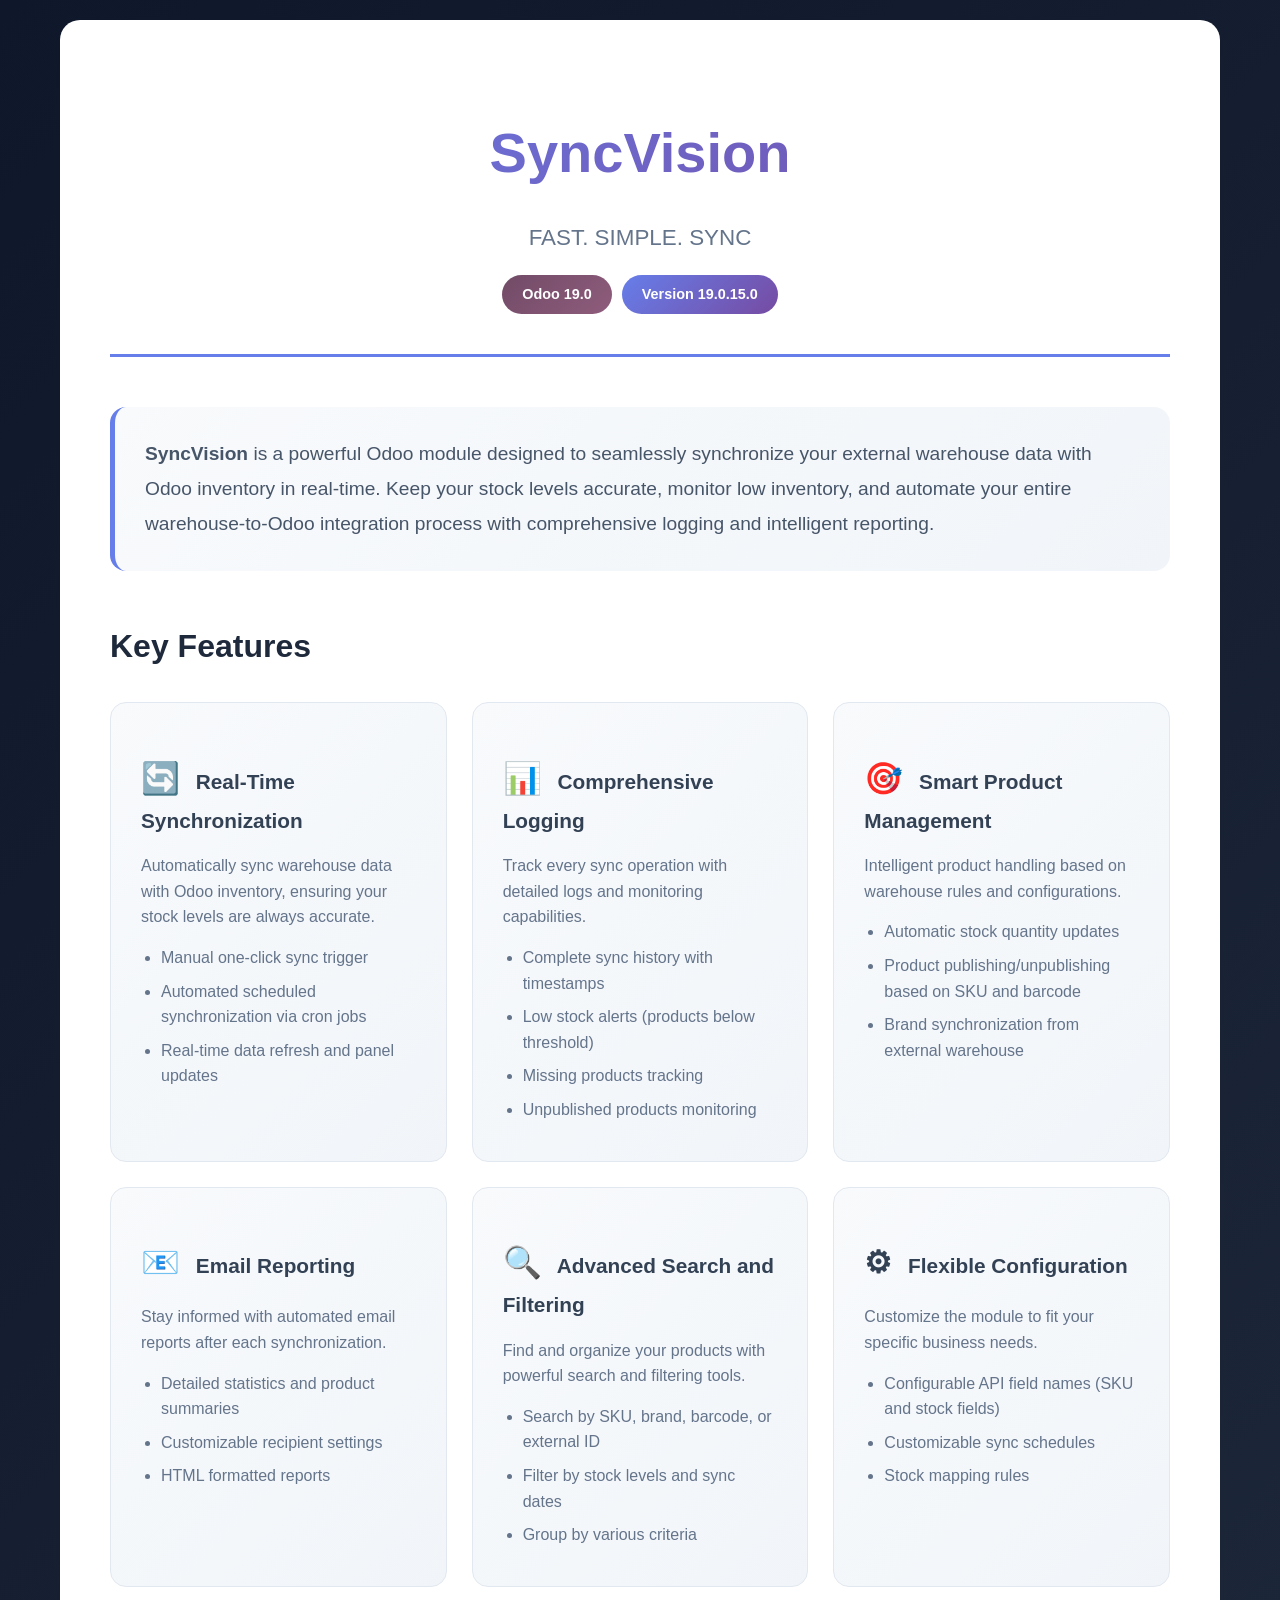
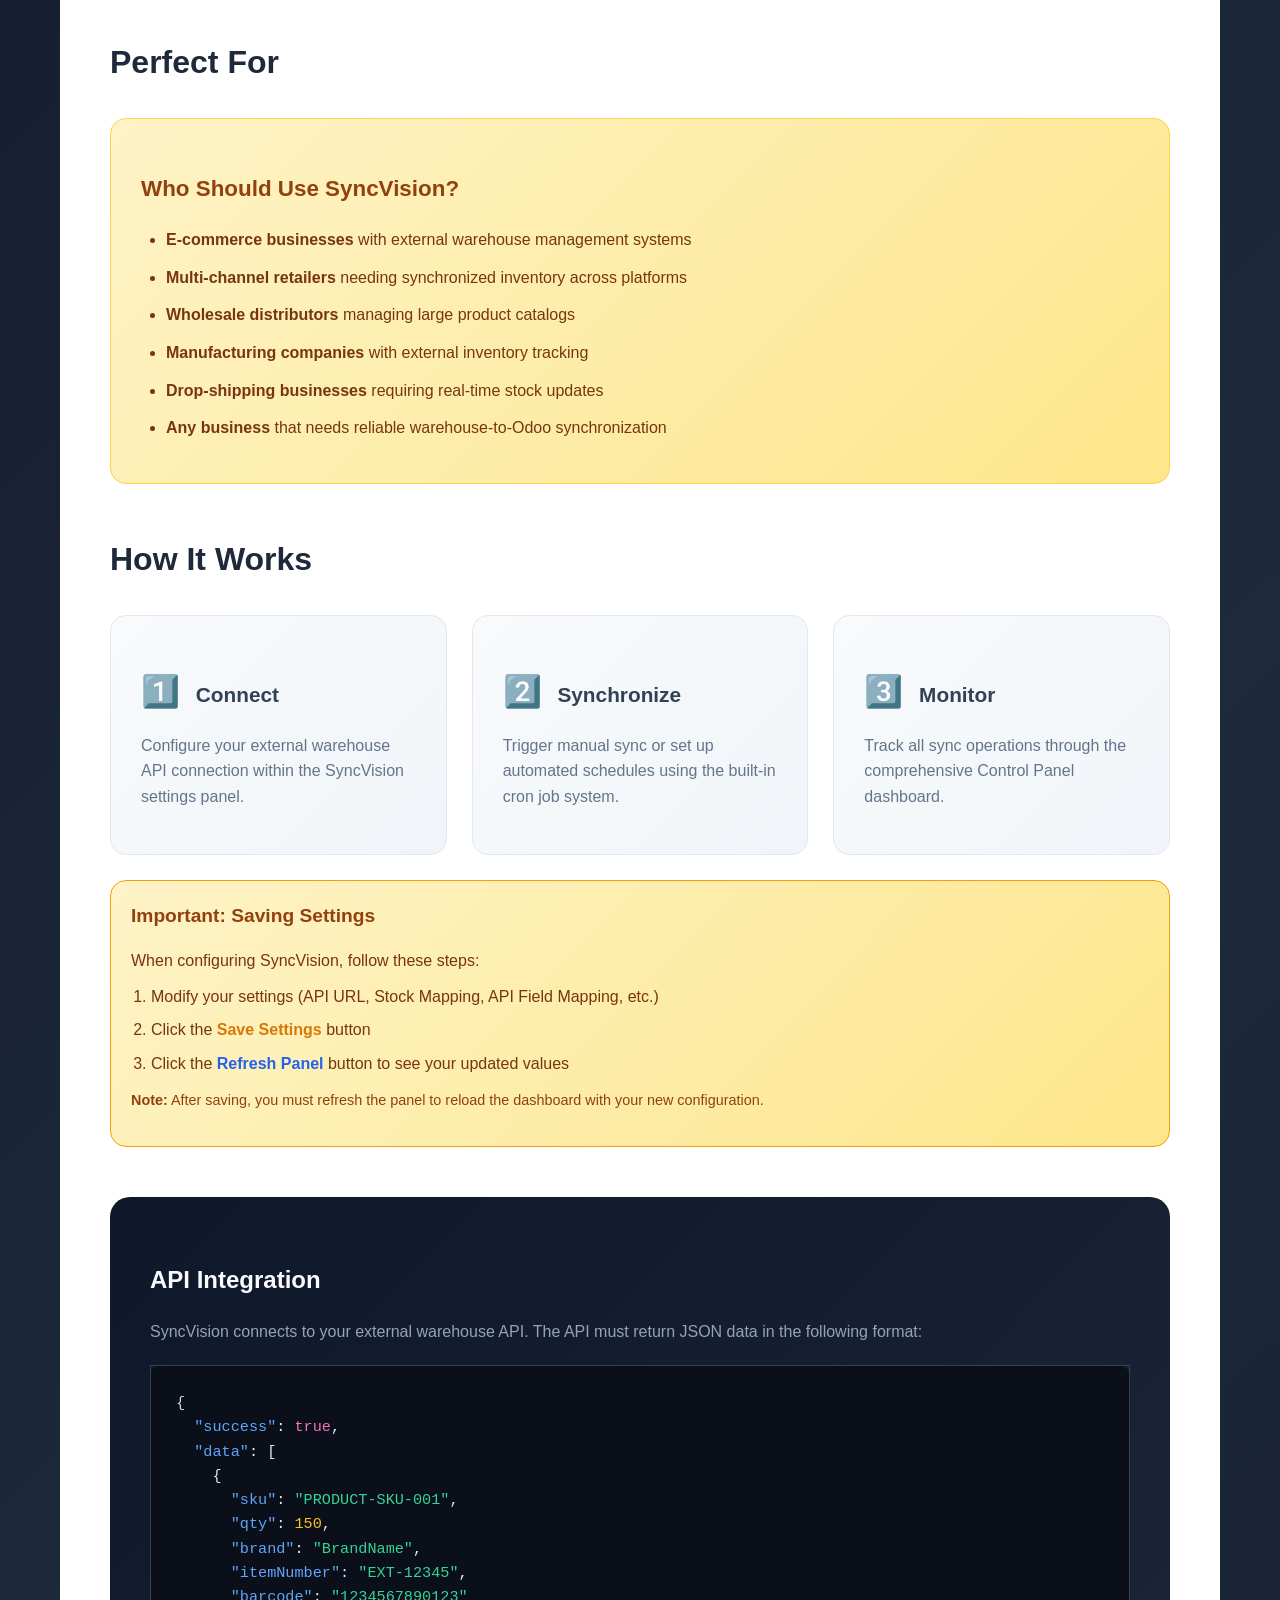
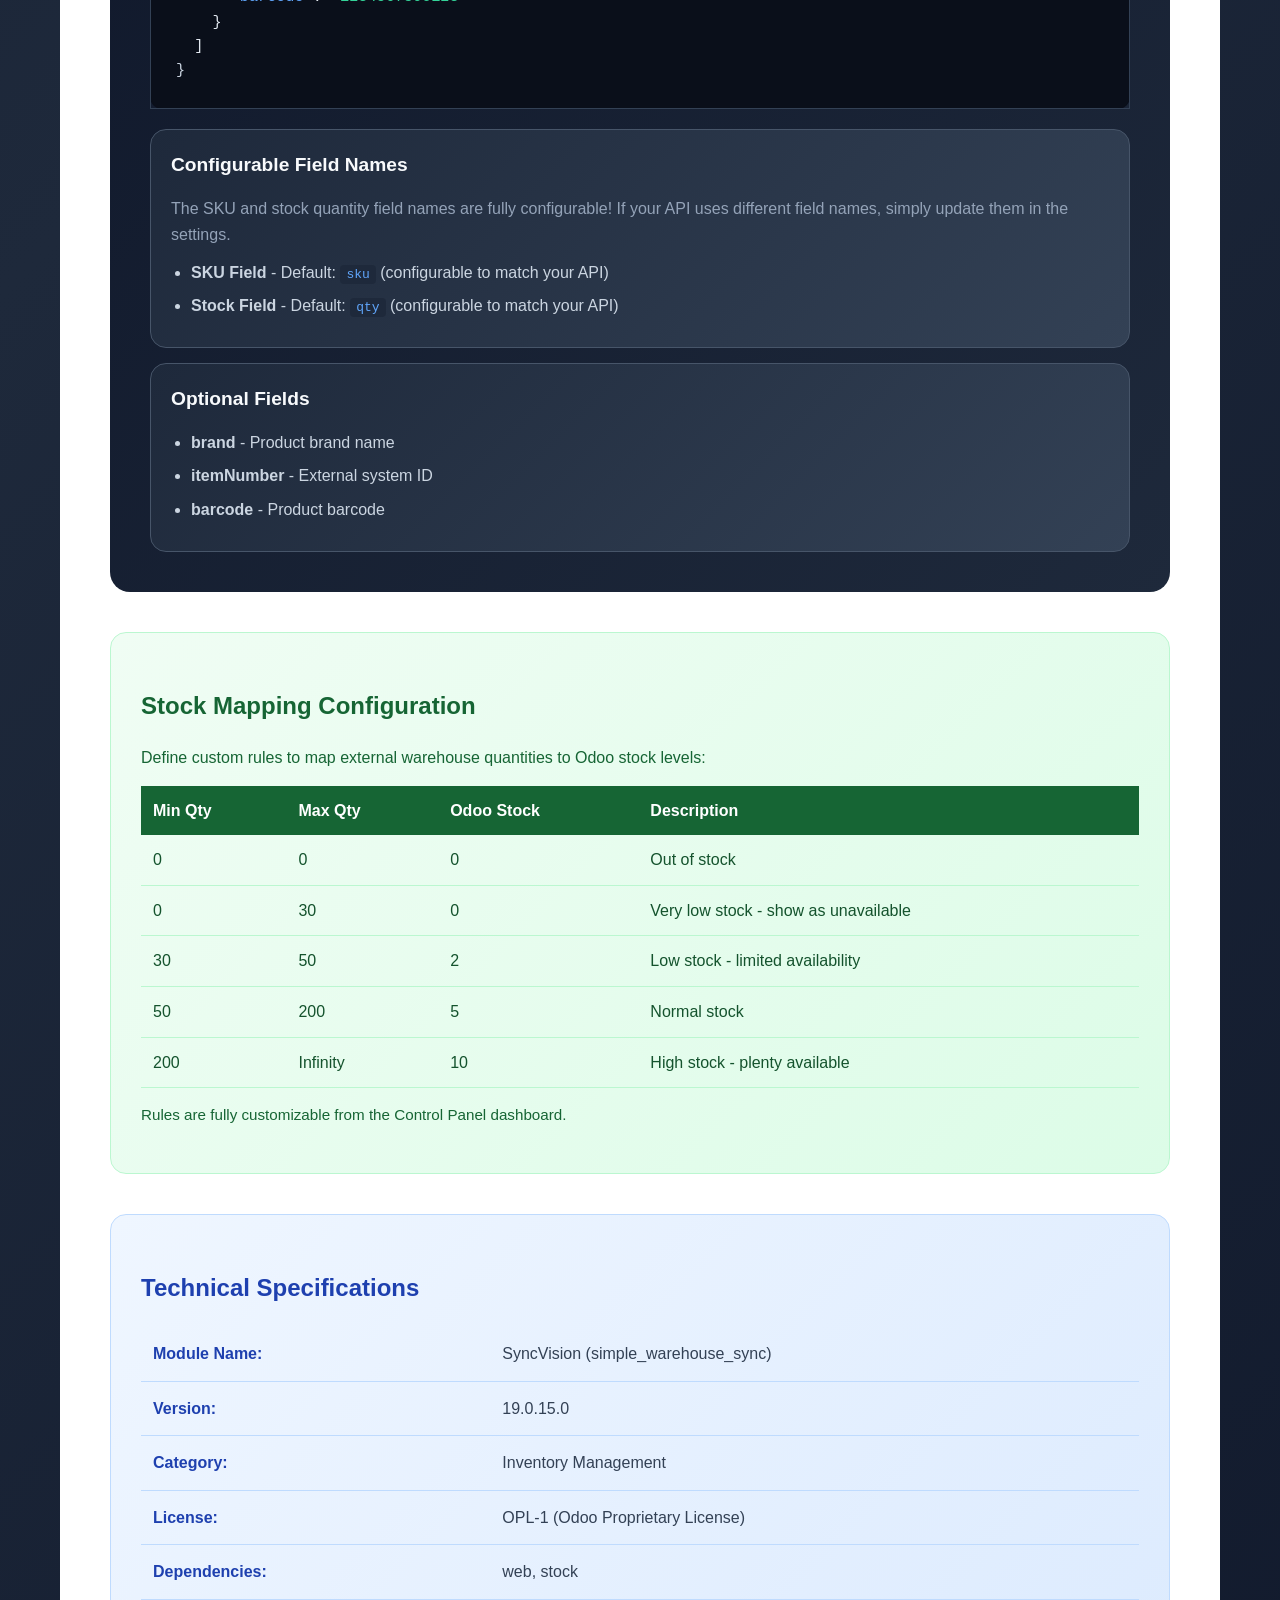
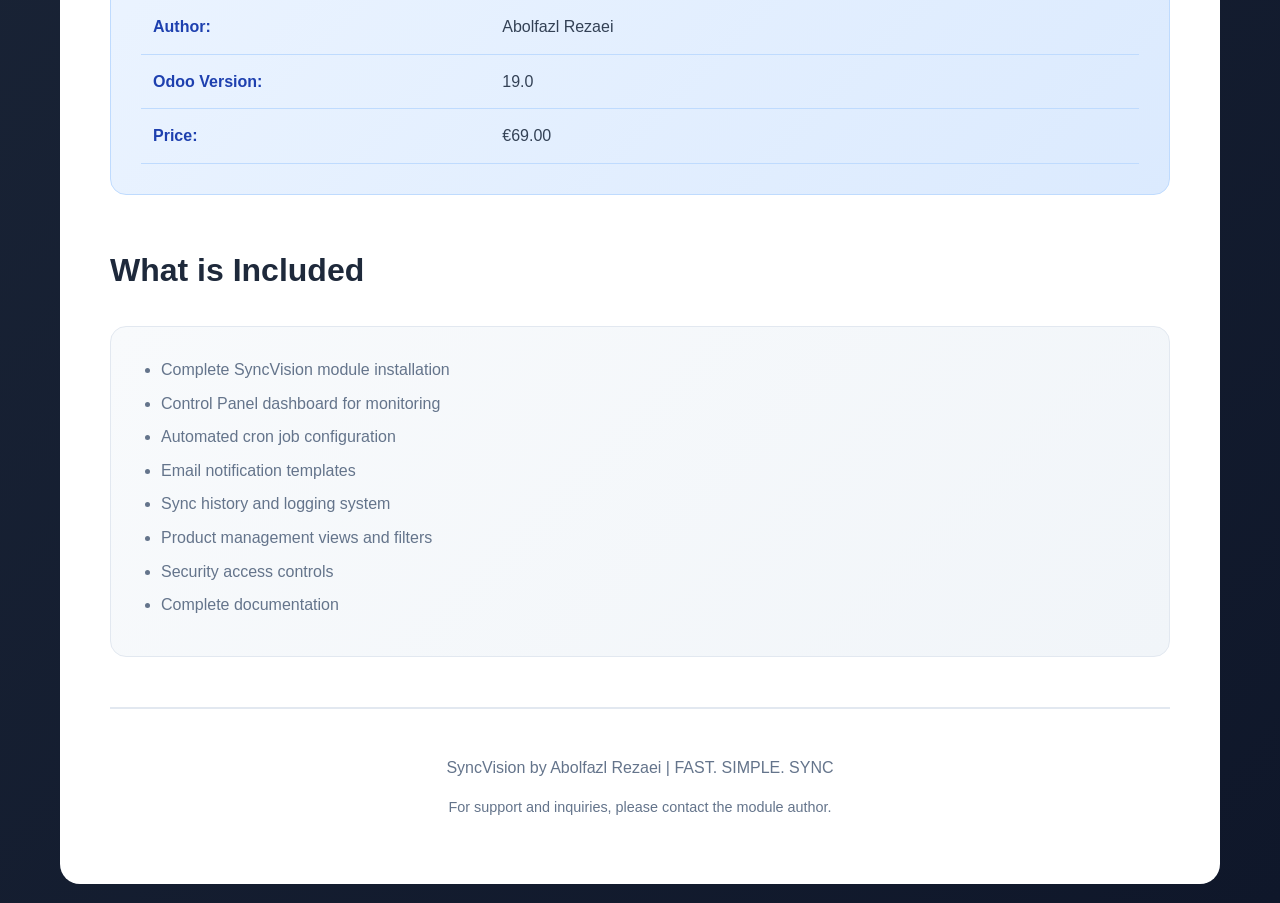
<file: simple_warehouse_sync/static/description/index.html>
<!DOCTYPE html>
<html lang="en">
<head>
    <meta charset="UTF-8">
    <meta name="viewport" content="width=device-width, initial-scale=1.0">
    <title>SyncVision - Advanced Warehouse Synchronization Module</title>
</head>
<body style="font-family: 'Segoe UI', Tahoma, Geneva, Verdana, sans-serif; line-height: 1.6; color: #333; max-width: 1200px; margin: 0 auto; padding: 20px; background: linear-gradient(135deg, #0f172a 0%, #1e293b 50%, #0f172a 100%); min-height: 100vh; box-sizing: border-box;">
    <div style="background: #ffffff; border-radius: 20px; padding: 50px;">
        
        <!-- Header -->
        <div style="text-align: center; margin-bottom: 50px; padding-bottom: 40px; border-bottom: 3px solid #667eea;">
            <h1 style="background: linear-gradient(135deg, #667eea 0%, #764ba2 100%); -webkit-background-clip: text; -webkit-text-fill-color: transparent; background-clip: text; font-size: 3.5em; margin-bottom: 10px; font-weight: 800;">SyncVision</h1>
            <p style="font-size: 1.4em; color: #64748b; margin-bottom: 15px;">FAST. SIMPLE. SYNC</p>
            <div style="display: flex; justify-content: center; gap: 10px; flex-wrap: wrap; margin-top: 20px;">
                <span style="display: inline-block; color: white; padding: 8px 20px; border-radius: 25px; font-size: 0.9em; font-weight: 600; background: linear-gradient(135deg, #714B67 0%, #8F5C7C 100%);">Odoo 19.0</span>
                <span style="display: inline-block; color: white; padding: 8px 20px; border-radius: 25px; font-size: 0.9em; font-weight: 600; background: linear-gradient(135deg, #667eea 0%, #764ba2 100%);">Version 19.0.15.0</span>
            </div>
        </div>

        <!-- Intro -->
        <div style="background: linear-gradient(135deg, #f8fafc 0%, #f1f5f9 100%); padding: 30px; border-radius: 16px; margin-bottom: 50px; border-left: 5px solid #667eea;">
            <p style="font-size: 1.2em; margin: 0; color: #475569; line-height: 1.8;"><strong>SyncVision</strong> is a powerful Odoo module designed to seamlessly synchronize your external warehouse data with Odoo inventory in real-time. Keep your stock levels accurate, monitor low inventory, and automate your entire warehouse-to-Odoo integration process with comprehensive logging and intelligent reporting.</p>
        </div>

        <!-- Key Features -->
        <div style="margin-bottom: 50px;">
            <h2 style="color: #1e293b; font-size: 2em; margin-bottom: 30px; font-weight: 700;">Key Features</h2>
            <div style="display: grid; grid-template-columns: repeat(auto-fill, minmax(320px, 1fr)); gap: 25px; max-width: 100%;">
                <div style="background: linear-gradient(135deg, #f8fafc 0%, #f1f5f9 100%); padding: 30px; border-radius: 16px; border: 1px solid #e2e8f0;">
                    <h3 style="color: #334155; margin-bottom: 15px; font-size: 1.3em;"><span style="font-size: 1.5em; margin-right: 10px;">&#128260;</span> Real-Time Synchronization</h3>
                    <p style="color: #64748b; margin-bottom: 15px;">Automatically sync warehouse data with Odoo inventory, ensuring your stock levels are always accurate.</p>
                    <ul style="margin: 0; padding-left: 20px; color: #64748b;">
                        <li style="margin-bottom: 8px;">Manual one-click sync trigger</li>
                        <li style="margin-bottom: 8px;">Automated scheduled synchronization via cron jobs</li>
                        <li style="margin-bottom: 8px;">Real-time data refresh and panel updates</li>
                    </ul>
                </div>
                <div style="background: linear-gradient(135deg, #f8fafc 0%, #f1f5f9 100%); padding: 30px; border-radius: 16px; border: 1px solid #e2e8f0;">
                    <h3 style="color: #334155; margin-bottom: 15px; font-size: 1.3em;"><span style="font-size: 1.5em; margin-right: 10px;">&#128202;</span> Comprehensive Logging</h3>
                    <p style="color: #64748b; margin-bottom: 15px;">Track every sync operation with detailed logs and monitoring capabilities.</p>
                    <ul style="margin: 0; padding-left: 20px; color: #64748b;">
                        <li style="margin-bottom: 8px;">Complete sync history with timestamps</li>
                        <li style="margin-bottom: 8px;">Low stock alerts (products below threshold)</li>
                        <li style="margin-bottom: 8px;">Missing products tracking</li>
                        <li style="margin-bottom: 8px;">Unpublished products monitoring</li>
                    </ul>
                </div>
                <div style="background: linear-gradient(135deg, #f8fafc 0%, #f1f5f9 100%); padding: 30px; border-radius: 16px; border: 1px solid #e2e8f0;">
                    <h3 style="color: #334155; margin-bottom: 15px; font-size: 1.3em;"><span style="font-size: 1.5em; margin-right: 10px;">&#127919;</span> Smart Product Management</h3>
                    <p style="color: #64748b; margin-bottom: 15px;">Intelligent product handling based on warehouse rules and configurations.</p>
                    <ul style="margin: 0; padding-left: 20px; color: #64748b;">
                        <li style="margin-bottom: 8px;">Automatic stock quantity updates</li>
                        <li style="margin-bottom: 8px;">Product publishing/unpublishing based on SKU and barcode</li>
                        <li style="margin-bottom: 8px;">Brand synchronization from external warehouse</li>
                    </ul>
                </div>
                <div style="background: linear-gradient(135deg, #f8fafc 0%, #f1f5f9 100%); padding: 30px; border-radius: 16px; border: 1px solid #e2e8f0;">
                    <h3 style="color: #334155; margin-bottom: 15px; font-size: 1.3em;"><span style="font-size: 1.5em; margin-right: 10px;">&#128231;</span> Email Reporting</h3>
                    <p style="color: #64748b; margin-bottom: 15px;">Stay informed with automated email reports after each synchronization.</p>
                    <ul style="margin: 0; padding-left: 20px; color: #64748b;">
                        <li style="margin-bottom: 8px;">Detailed statistics and product summaries</li>
                        <li style="margin-bottom: 8px;">Customizable recipient settings</li>
                        <li style="margin-bottom: 8px;">HTML formatted reports</li>
                    </ul>
                </div>
                <div style="background: linear-gradient(135deg, #f8fafc 0%, #f1f5f9 100%); padding: 30px; border-radius: 16px; border: 1px solid #e2e8f0;">
                    <h3 style="color: #334155; margin-bottom: 15px; font-size: 1.3em;"><span style="font-size: 1.5em; margin-right: 10px;">&#128269;</span> Advanced Search and Filtering</h3>
                    <p style="color: #64748b; margin-bottom: 15px;">Find and organize your products with powerful search and filtering tools.</p>
                    <ul style="margin: 0; padding-left: 20px; color: #64748b;">
                        <li style="margin-bottom: 8px;">Search by SKU, brand, barcode, or external ID</li>
                        <li style="margin-bottom: 8px;">Filter by stock levels and sync dates</li>
                        <li style="margin-bottom: 8px;">Group by various criteria</li>
                    </ul>
                </div>
                <div style="background: linear-gradient(135deg, #f8fafc 0%, #f1f5f9 100%); padding: 30px; border-radius: 16px; border: 1px solid #e2e8f0;">
                    <h3 style="color: #334155; margin-bottom: 15px; font-size: 1.3em;"><span style="font-size: 1.5em; margin-right: 10px;">&#9881;</span> Flexible Configuration</h3>
                    <p style="color: #64748b; margin-bottom: 15px;">Customize the module to fit your specific business needs.</p>
                    <ul style="margin: 0; padding-left: 20px; color: #64748b;">
                        <li style="margin-bottom: 8px;">Configurable API field names (SKU and stock fields)</li>
                        <li style="margin-bottom: 8px;">Customizable sync schedules</li>
                        <li style="margin-bottom: 8px;">Stock mapping rules</li>
                    </ul>
                </div>
            </div>
        </div>

        <!-- Perfect For -->
        <div style="margin-bottom: 50px;">
            <h2 style="color: #1e293b; font-size: 2em; margin-bottom: 30px; font-weight: 700;">Perfect For</h2>
            <div style="background: linear-gradient(135deg, #fef3c7 0%, #fde68a 100%); padding: 30px; border-radius: 16px; border: 1px solid #fcd34d;">
                <h3 style="color: #92400e; margin-bottom: 20px; font-size: 1.4em;">Who Should Use SyncVision?</h3>
                <ul style="margin: 0; padding-left: 25px; color: #78350f;">
                    <li style="margin-bottom: 12px;"><strong>E-commerce businesses</strong> with external warehouse management systems</li>
                    <li style="margin-bottom: 12px;"><strong>Multi-channel retailers</strong> needing synchronized inventory across platforms</li>
                    <li style="margin-bottom: 12px;"><strong>Wholesale distributors</strong> managing large product catalogs</li>
                    <li style="margin-bottom: 12px;"><strong>Manufacturing companies</strong> with external inventory tracking</li>
                    <li style="margin-bottom: 12px;"><strong>Drop-shipping businesses</strong> requiring real-time stock updates</li>
                    <li style="margin-bottom: 12px;"><strong>Any business</strong> that needs reliable warehouse-to-Odoo synchronization</li>
                </ul>
            </div>
        </div>

        <!-- How It Works -->
        <div style="margin-bottom: 50px;">
            <h2 style="color: #1e293b; font-size: 2em; margin-bottom: 30px; font-weight: 700;">How It Works</h2>
            <div style="display: grid; grid-template-columns: repeat(auto-fill, minmax(320px, 1fr)); gap: 25px; max-width: 100%;">
                <div style="background: linear-gradient(135deg, #f8fafc 0%, #f1f5f9 100%); padding: 30px; border-radius: 16px; border: 1px solid #e2e8f0;">
                    <h3 style="color: #334155; margin-bottom: 15px; font-size: 1.3em;"><span style="font-size: 1.5em; margin-right: 10px;">1️⃣</span> Connect</h3>
                    <p style="color: #64748b; margin-bottom: 15px;">Configure your external warehouse API connection within the SyncVision settings panel.</p>
                </div>
                <div style="background: linear-gradient(135deg, #f8fafc 0%, #f1f5f9 100%); padding: 30px; border-radius: 16px; border: 1px solid #e2e8f0;">
                    <h3 style="color: #334155; margin-bottom: 15px; font-size: 1.3em;"><span style="font-size: 1.5em; margin-right: 10px;">2️⃣</span> Synchronize</h3>
                    <p style="color: #64748b; margin-bottom: 15px;">Trigger manual sync or set up automated schedules using the built-in cron job system.</p>
                </div>
                <div style="background: linear-gradient(135deg, #f8fafc 0%, #f1f5f9 100%); padding: 30px; border-radius: 16px; border: 1px solid #e2e8f0;">
                    <h3 style="color: #334155; margin-bottom: 15px; font-size: 1.3em;"><span style="font-size: 1.5em; margin-right: 10px;">3️⃣</span> Monitor</h3>
                    <p style="color: #64748b; margin-bottom: 15px;">Track all sync operations through the comprehensive Control Panel dashboard.</p>
                </div>
            </div>
            
            <!-- Saving Settings Note -->
            <div style="background: linear-gradient(135deg, #fef3c7 0%, #fde68a 100%); border: 1px solid #f59e0b; margin-top: 25px; padding: 20px; border-radius: 16px;">
                <h4 style="color: #92400e; margin: 0 0 15px 0; font-size: 1.2em;">Important: Saving Settings</h4>
                <p style="color: #78350f; margin-bottom: 10px;">When configuring SyncVision, follow these steps:</p>
                <ol style="color: #78350f; margin: 0; padding-left: 20px;">
                    <li style="margin-bottom: 8px;">Modify your settings (API URL, Stock Mapping, API Field Mapping, etc.)</li>
                    <li style="margin-bottom: 8px;">Click the <strong style="color: #d97706;">Save Settings</strong> button</li>
                    <li style="margin-bottom: 8px;">Click the <strong style="color: #2563eb;">Refresh Panel</strong> button to see your updated values</li>
                </ol>
                <p style="color: #92400e; margin-top: 12px; font-size: 0.9em;"><strong>Note:</strong> After saving, you must refresh the panel to reload the dashboard with your new configuration.</p>
            </div>
        </div>

        <!-- API Integration -->
        <div style="background: linear-gradient(135deg, #0f172a 0%, #1e293b 100%); padding: 40px; border-radius: 20px; margin-top: 50px; color: white;">
            <h3 style="color: #f8fafc; margin-bottom: 20px; font-size: 1.5em;">API Integration</h3>
            <p style="color: #94a3b8; margin-bottom: 20px;">SyncVision connects to your external warehouse API. The API must return JSON data in the following format:</p>
            <table style="width: 100%; background: #0a0f1a; border: 1px solid #334155; border-radius: 12px; border-collapse: collapse;">
                <tr>
                    <td style="padding: 25px; font-family: Consolas, Monaco, monospace; font-size: 0.95em; color: #e2e8f0; background: #0a0f1a; border-radius: 12px;">
<span style="color: #cbd5e1;">{</span><br/>
&nbsp;&nbsp;<span style="color: #60a5fa;">"success"</span>: <span style="color: #f472b6;">true</span>,<br/>
&nbsp;&nbsp;<span style="color: #60a5fa;">"data"</span>: [<br/>
&nbsp;&nbsp;&nbsp;&nbsp;{<br/>
&nbsp;&nbsp;&nbsp;&nbsp;&nbsp;&nbsp;<span style="color: #60a5fa;">"sku"</span>: <span style="color: #34d399;">"PRODUCT-SKU-001"</span>,<br/>
&nbsp;&nbsp;&nbsp;&nbsp;&nbsp;&nbsp;<span style="color: #60a5fa;">"qty"</span>: <span style="color: #fbbf24;">150</span>,<br/>
&nbsp;&nbsp;&nbsp;&nbsp;&nbsp;&nbsp;<span style="color: #60a5fa;">"brand"</span>: <span style="color: #34d399;">"BrandName"</span>,<br/>
&nbsp;&nbsp;&nbsp;&nbsp;&nbsp;&nbsp;<span style="color: #60a5fa;">"itemNumber"</span>: <span style="color: #34d399;">"EXT-12345"</span>,<br/>
&nbsp;&nbsp;&nbsp;&nbsp;&nbsp;&nbsp;<span style="color: #60a5fa;">"barcode"</span>: <span style="color: #34d399;">"1234567890123"</span><br/>
&nbsp;&nbsp;&nbsp;&nbsp;}<br/>
&nbsp;&nbsp;]<br/>
<span style="color: #cbd5e1;">}</span>
                    </td>
                </tr>
            </table>
            <div style="background: linear-gradient(135deg, #1e293b 0%, #334155 100%); border: 1px solid #475569; margin-top: 20px; padding: 20px; border-radius: 16px;">
                <h4 style="color: #f8fafc; margin: 0 0 15px 0; font-size: 1.2em;">Configurable Field Names</h4>
                <p style="color: #94a3b8; margin-bottom: 12px;">The SKU and stock quantity field names are fully configurable! If your API uses different field names, simply update them in the settings.</p>
                <ul style="color: #cbd5e1; margin: 0; padding-left: 20px;">
                    <li style="margin-bottom: 8px;"><strong>SKU Field</strong> - Default: <code style="color:#60a5fa; background: #1e293b; padding: 2px 6px; border-radius: 4px;">sku</code> (configurable to match your API)</li>
                    <li style="margin-bottom: 8px;"><strong>Stock Field</strong> - Default: <code style="color:#60a5fa; background: #1e293b; padding: 2px 6px; border-radius: 4px;">qty</code> (configurable to match your API)</li>
                </ul>
            </div>
            <div style="background: linear-gradient(135deg, #1e293b 0%, #334155 100%); border: 1px solid #475569; margin-top: 15px; padding: 20px; border-radius: 16px;">
                <h4 style="color: #f8fafc; margin: 0 0 15px 0; font-size: 1.2em;">Optional Fields</h4>
                <ul style="color: #cbd5e1; margin: 0; padding-left: 20px;">
                    <li style="margin-bottom: 8px;"><strong>brand</strong> - Product brand name</li>
                    <li style="margin-bottom: 8px;"><strong>itemNumber</strong> - External system ID</li>
                    <li style="margin-bottom: 8px;"><strong>barcode</strong> - Product barcode</li>
                </ul>
            </div>
        </div>

        <!-- Stock Mapping Configuration -->
        <div style="background: linear-gradient(135deg, #f0fdf4 0%, #dcfce7 100%); padding: 30px; border-radius: 16px; margin-top: 40px; border: 1px solid #bbf7d0;">
            <h3 style="color: #166534; margin-bottom: 20px; font-size: 1.5em;">Stock Mapping Configuration</h3>
            <p style="color: #166534; margin-bottom: 15px;">Define custom rules to map external warehouse quantities to Odoo stock levels:</p>
            <table style="width: 100%; border-collapse: collapse; margin-top: 15px;">
                <tr>
                    <th style="background: #166534; color: white; padding: 12px; text-align: left;">Min Qty</th>
                    <th style="background: #166534; color: white; padding: 12px; text-align: left;">Max Qty</th>
                    <th style="background: #166534; color: white; padding: 12px; text-align: left;">Odoo Stock</th>
                    <th style="background: #166534; color: white; padding: 12px; text-align: left;">Description</th>
                </tr>
                <tr><td style="padding: 12px; border-bottom: 1px solid #bbf7d0; color: #14532d;">0</td><td style="padding: 12px; border-bottom: 1px solid #bbf7d0; color: #14532d;">0</td><td style="padding: 12px; border-bottom: 1px solid #bbf7d0; color: #14532d;">0</td><td style="padding: 12px; border-bottom: 1px solid #bbf7d0; color: #14532d;">Out of stock</td></tr>
                <tr><td style="padding: 12px; border-bottom: 1px solid #bbf7d0; color: #14532d;">0</td><td style="padding: 12px; border-bottom: 1px solid #bbf7d0; color: #14532d;">30</td><td style="padding: 12px; border-bottom: 1px solid #bbf7d0; color: #14532d;">0</td><td style="padding: 12px; border-bottom: 1px solid #bbf7d0; color: #14532d;">Very low stock - show as unavailable</td></tr>
                <tr><td style="padding: 12px; border-bottom: 1px solid #bbf7d0; color: #14532d;">30</td><td style="padding: 12px; border-bottom: 1px solid #bbf7d0; color: #14532d;">50</td><td style="padding: 12px; border-bottom: 1px solid #bbf7d0; color: #14532d;">2</td><td style="padding: 12px; border-bottom: 1px solid #bbf7d0; color: #14532d;">Low stock - limited availability</td></tr>
                <tr><td style="padding: 12px; border-bottom: 1px solid #bbf7d0; color: #14532d;">50</td><td style="padding: 12px; border-bottom: 1px solid #bbf7d0; color: #14532d;">200</td><td style="padding: 12px; border-bottom: 1px solid #bbf7d0; color: #14532d;">5</td><td style="padding: 12px; border-bottom: 1px solid #bbf7d0; color: #14532d;">Normal stock</td></tr>
                <tr><td style="padding: 12px; border-bottom: 1px solid #bbf7d0; color: #14532d;">200</td><td style="padding: 12px; border-bottom: 1px solid #bbf7d0; color: #14532d;">Infinity</td><td style="padding: 12px; border-bottom: 1px solid #bbf7d0; color: #14532d;">10</td><td style="padding: 12px; border-bottom: 1px solid #bbf7d0; color: #14532d;">High stock - plenty available</td></tr>
            </table>
            <p style="margin-top: 15px; font-size: 0.95em; color: #166534;">Rules are fully customizable from the Control Panel dashboard.</p>
        </div>

        <!-- Technical Specifications -->
        <div style="background: linear-gradient(135deg, #eff6ff 0%, #dbeafe 100%); padding: 30px; border-radius: 16px; margin-top: 40px; border: 1px solid #bfdbfe;">
            <h3 style="color: #1e40af; margin-bottom: 20px; font-size: 1.5em;">Technical Specifications</h3>
            <table style="width: 100%; border-collapse: collapse;">
                <tr><td style="padding: 14px 12px; border-bottom: 1px solid #bfdbfe; font-weight: 600; color: #1e40af; width: 35%;">Module Name:</td><td style="padding: 14px 12px; border-bottom: 1px solid #bfdbfe; color: #334155;">SyncVision (simple_warehouse_sync)</td></tr>
                <tr><td style="padding: 14px 12px; border-bottom: 1px solid #bfdbfe; font-weight: 600; color: #1e40af; width: 35%;">Version:</td><td style="padding: 14px 12px; border-bottom: 1px solid #bfdbfe; color: #334155;">19.0.15.0</td></tr>
                <tr><td style="padding: 14px 12px; border-bottom: 1px solid #bfdbfe; font-weight: 600; color: #1e40af; width: 35%;">Category:</td><td style="padding: 14px 12px; border-bottom: 1px solid #bfdbfe; color: #334155;">Inventory Management</td></tr>
                <tr><td style="padding: 14px 12px; border-bottom: 1px solid #bfdbfe; font-weight: 600; color: #1e40af; width: 35%;">License:</td><td style="padding: 14px 12px; border-bottom: 1px solid #bfdbfe; color: #334155;">OPL-1 (Odoo Proprietary License)</td></tr>
                <tr><td style="padding: 14px 12px; border-bottom: 1px solid #bfdbfe; font-weight: 600; color: #1e40af; width: 35%;">Dependencies:</td><td style="padding: 14px 12px; border-bottom: 1px solid #bfdbfe; color: #334155;">web, stock</td></tr>
                <tr><td style="padding: 14px 12px; border-bottom: 1px solid #bfdbfe; font-weight: 600; color: #1e40af; width: 35%;">Author:</td><td style="padding: 14px 12px; border-bottom: 1px solid #bfdbfe; color: #334155;">Abolfazl Rezaei</td></tr>
                <tr><td style="padding: 14px 12px; border-bottom: 1px solid #bfdbfe; font-weight: 600; color: #1e40af; width: 35%;">Odoo Version:</td><td style="padding: 14px 12px; border-bottom: 1px solid #bfdbfe; color: #334155;">19.0</td></tr>
                <tr><td style="padding: 14px 12px; border-bottom: 1px solid #bfdbfe; font-weight: 600; color: #1e40af; width: 35%;">Price:</td><td style="padding: 14px 12px; border-bottom: 1px solid #bfdbfe; color: #334155;">€69.00</td></tr>
            </table>
        </div>

        <!-- What is Included -->
        <div style="margin-bottom: 50px; margin-top: 50px;">
            <h2 style="color: #1e293b; font-size: 2em; margin-bottom: 30px; font-weight: 700;">What is Included</h2>
            <div style="background: linear-gradient(135deg, #f8fafc 0%, #f1f5f9 100%); padding: 30px; border-radius: 16px; border: 1px solid #e2e8f0;">
                <ul style="margin: 0; padding-left: 20px; color: #64748b;">
                    <li style="margin-bottom: 8px;">Complete SyncVision module installation</li>
                    <li style="margin-bottom: 8px;">Control Panel dashboard for monitoring</li>
                    <li style="margin-bottom: 8px;">Automated cron job configuration</li>
                    <li style="margin-bottom: 8px;">Email notification templates</li>
                    <li style="margin-bottom: 8px;">Sync history and logging system</li>
                    <li style="margin-bottom: 8px;">Product management views and filters</li>
                    <li style="margin-bottom: 8px;">Security access controls</li>
                    <li style="margin-bottom: 8px;">Complete documentation</li>
                </ul>
            </div>
        </div>

        <!-- Footer -->
        <div style="text-align: center; margin-top: 50px; padding-top: 30px; border-top: 2px solid #e2e8f0; color: #64748b;">
            <p>SyncVision by Abolfazl Rezaei | FAST. SIMPLE. SYNC</p>
            <p style="margin-top: 10px; font-size: 0.9em;">For support and inquiries, please contact the module author.</p>
        </div>
    </div>
</body>
</html>
</file>
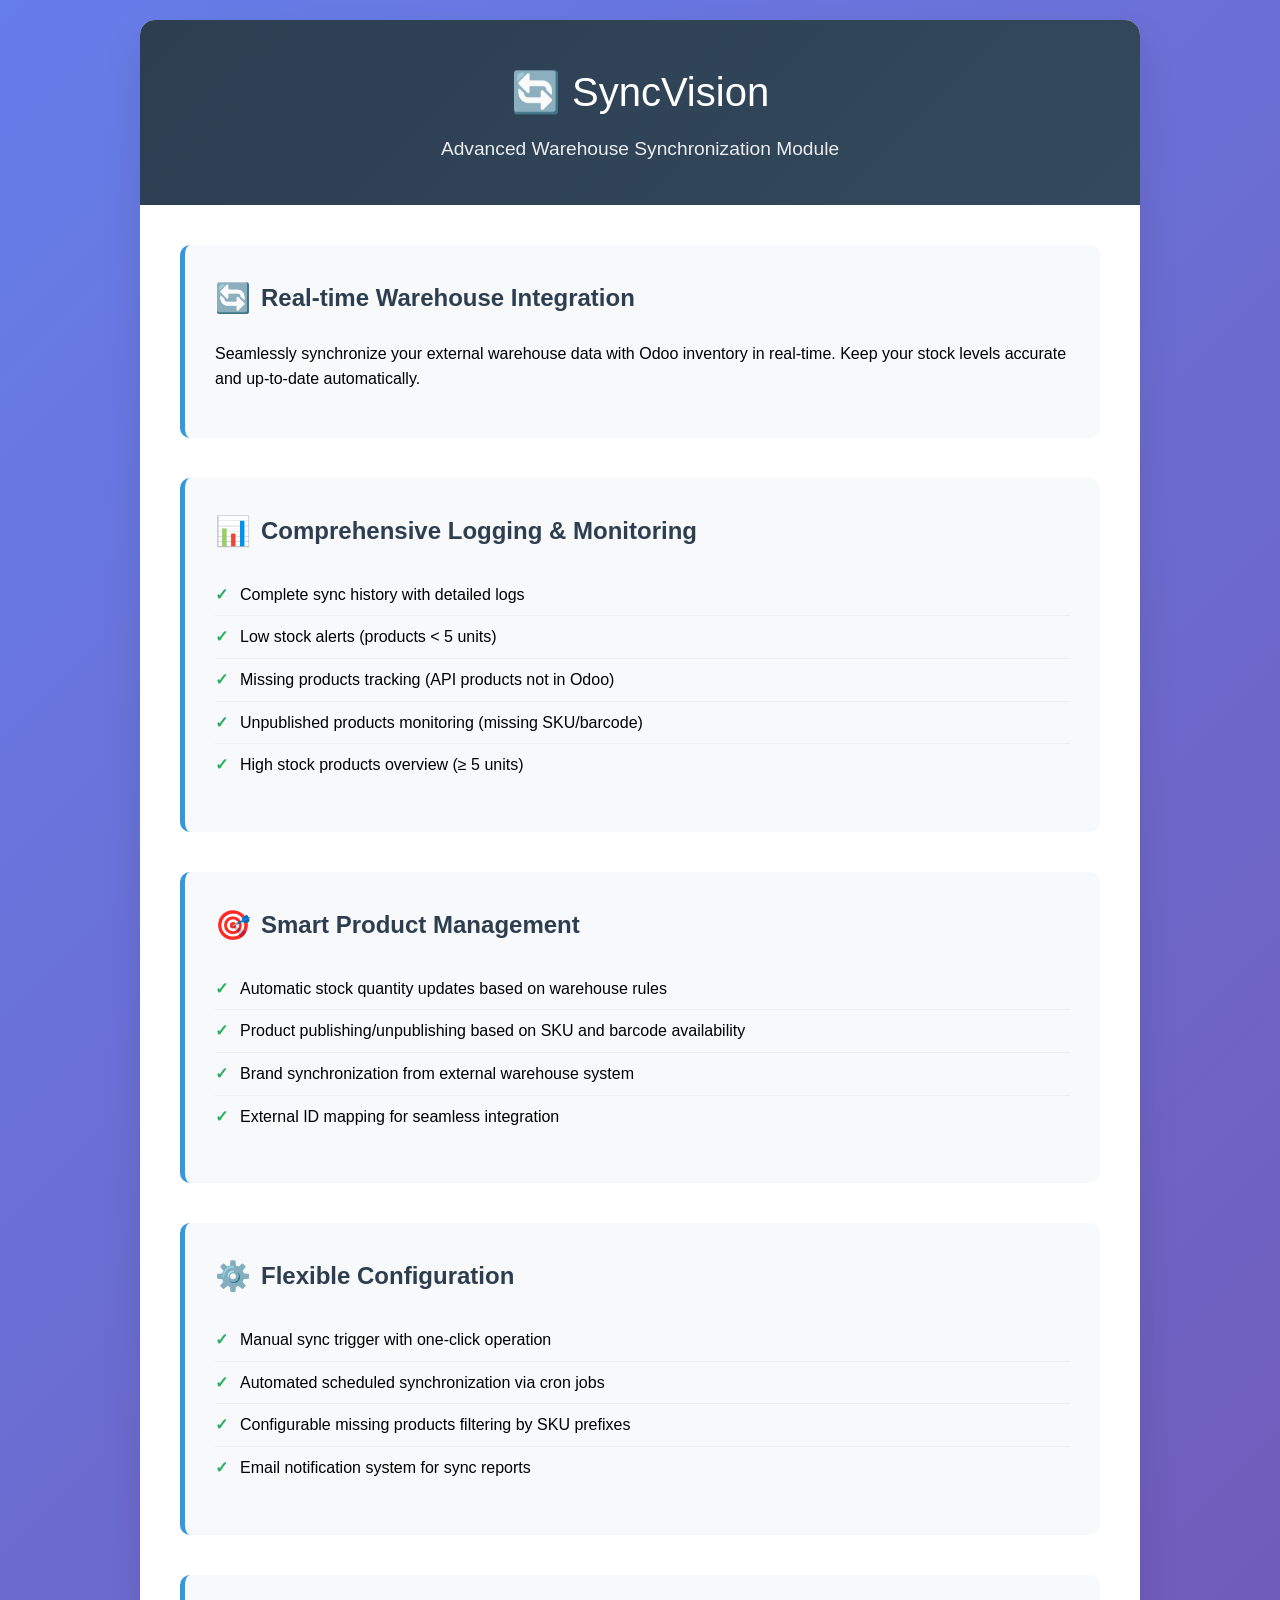
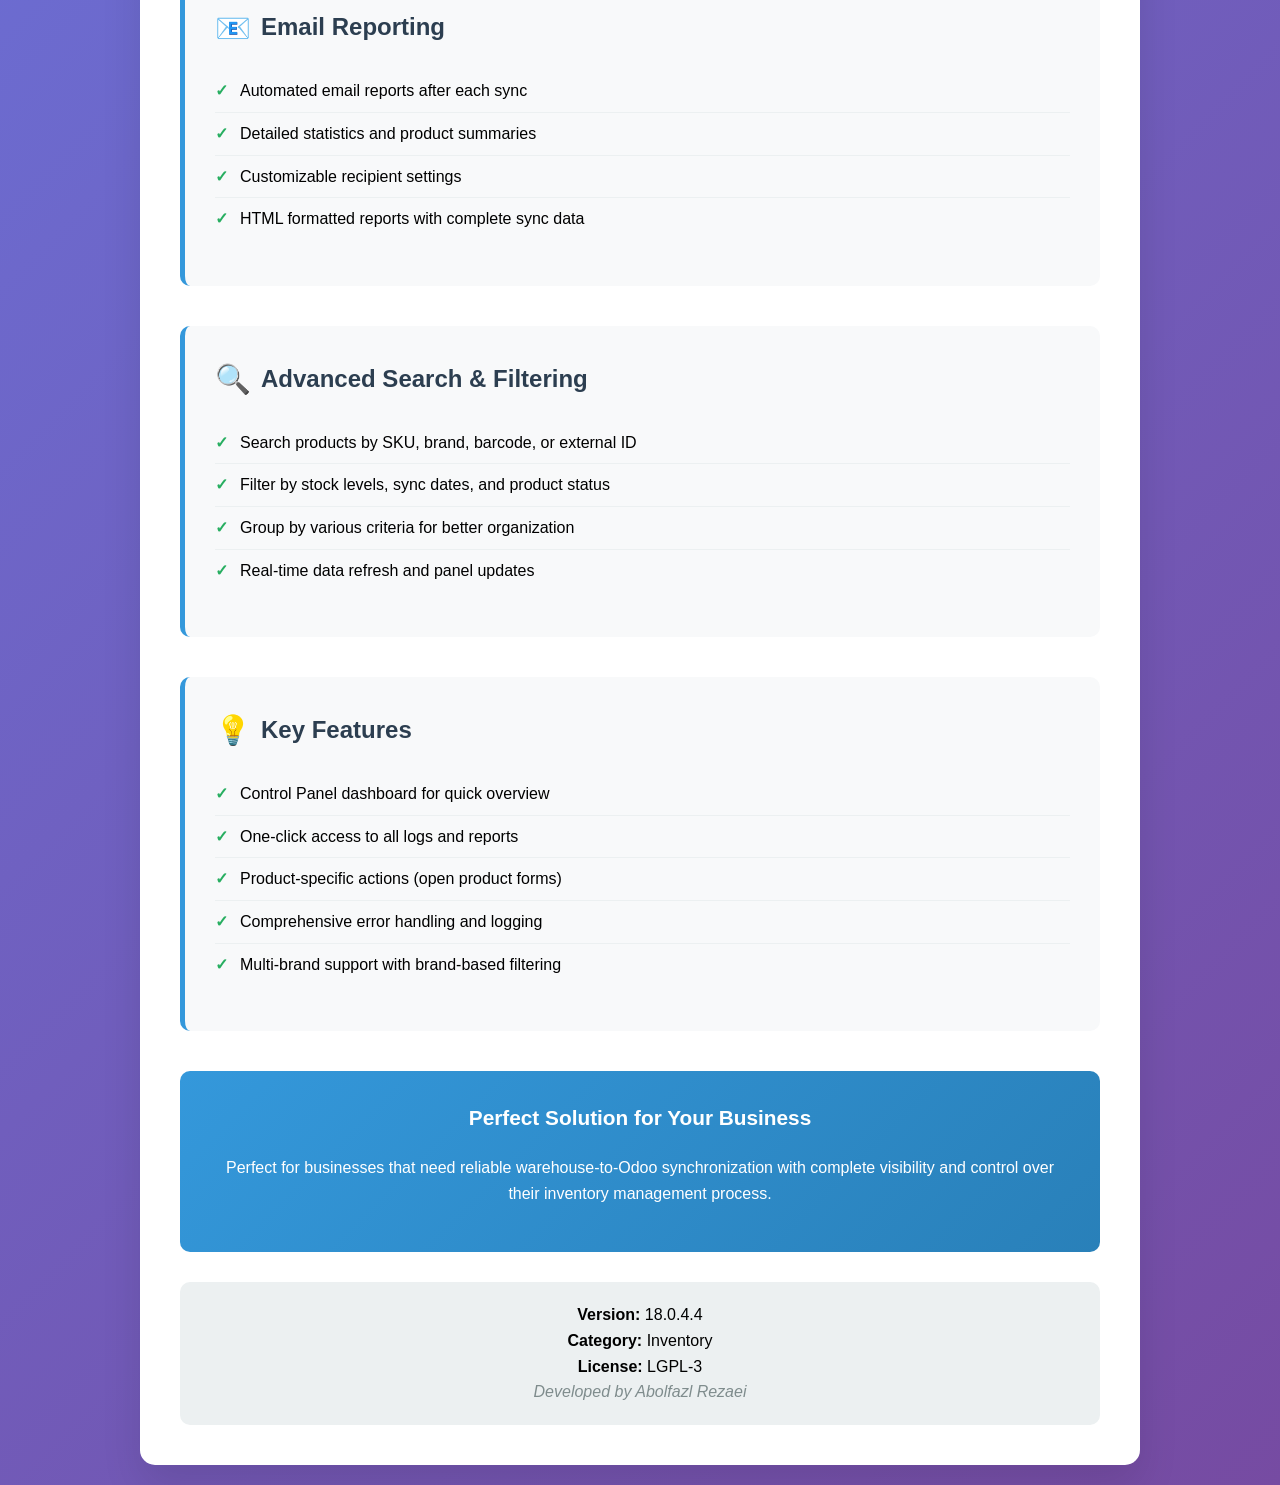
<file: warehouse_sync_module/static/description/index.html>
<!DOCTYPE html>
<html lang="en">
<head>
    <meta charset="UTF-8">
    <meta name="viewport" content="width=device-width, initial-scale=1.0">
    <title>SyncVision - Advanced Warehouse Synchronization Module</title>
    <style>
        body {
            font-family: 'Segoe UI', Tahoma, Geneva, Verdana, sans-serif;
            line-height: 1.6;
            margin: 0;
            padding: 20px;
            background: linear-gradient(135deg, #667eea 0%, #764ba2 100%);
            min-height: 100vh;
        }
        .container {
            max-width: 1000px;
            margin: 0 auto;
            background: white;
            border-radius: 15px;
            box-shadow: 0 20px 40px rgba(0,0,0,0.1);
            overflow: hidden;
        }
        .header {
            background: linear-gradient(135deg, #2c3e50 0%, #34495e 100%);
            color: white;
            padding: 40px;
            text-align: center;
        }
        .header h1 {
            margin: 0;
            font-size: 2.5em;
            font-weight: 300;
        }
        .header p {
            margin: 10px 0 0 0;
            font-size: 1.2em;
            opacity: 0.9;
        }
        .content {
            padding: 40px;
        }
        .feature-section {
            margin-bottom: 40px;
            padding: 30px;
            background: #f8f9fa;
            border-radius: 10px;
            border-left: 5px solid #3498db;
        }
        .feature-section h2 {
            color: #2c3e50;
            margin-top: 0;
            font-size: 1.5em;
            display: flex;
            align-items: center;
            gap: 10px;
        }
        .feature-section h2 .emoji {
            font-size: 1.2em;
        }
        .feature-list {
            list-style: none;
            padding: 0;
        }
        .feature-list li {
            padding: 8px 0;
            border-bottom: 1px solid #ecf0f1;
            position: relative;
            padding-left: 25px;
        }
        .feature-list li:before {
            content: "✓";
            position: absolute;
            left: 0;
            color: #27ae60;
            font-weight: bold;
        }
        .feature-list li:last-child {
            border-bottom: none;
        }
        .highlight {
            background: linear-gradient(135deg, #3498db 0%, #2980b9 100%);
            color: white;
            padding: 30px;
            border-radius: 10px;
            text-align: center;
            margin-top: 30px;
        }
        .highlight h3 {
            margin-top: 0;
            font-size: 1.3em;
        }
        .stats {
            display: grid;
            grid-template-columns: repeat(auto-fit, minmax(200px, 1fr));
            gap: 20px;
            margin: 30px 0;
        }
        .stat-card {
            background: white;
            padding: 20px;
            border-radius: 10px;
            text-align: center;
            box-shadow: 0 5px 15px rgba(0,0,0,0.1);
        }
        .stat-card .number {
            font-size: 2em;
            font-weight: bold;
            color: #3498db;
        }
        .stat-card .label {
            color: #7f8c8d;
            font-size: 0.9em;
        }
        .version-info {
            background: #ecf0f1;
            padding: 20px;
            border-radius: 10px;
            margin-top: 30px;
            text-align: center;
        }
        .author {
            color: #7f8c8d;
            font-style: italic;
        }
    </style>
</head>
<body>
    <div class="container">
        <div class="header">
            <h1>🔄 SyncVision</h1>
            <p>Advanced Warehouse Synchronization Module</p>
        </div>
        
        <div class="content">
            <div class="feature-section">
                <h2><span class="emoji">🔄</span> Real-time Warehouse Integration</h2>
                <p>Seamlessly synchronize your external warehouse data with Odoo inventory in real-time. Keep your stock levels accurate and up-to-date automatically.</p>
            </div>

            <div class="feature-section">
                <h2><span class="emoji">📊</span> Comprehensive Logging & Monitoring</h2>
                <ul class="feature-list">
                    <li>Complete sync history with detailed logs</li>
                    <li>Low stock alerts (products < 5 units)</li>
                    <li>Missing products tracking (API products not in Odoo)</li>
                    <li>Unpublished products monitoring (missing SKU/barcode)</li>
                    <li>High stock products overview (≥ 5 units)</li>
                </ul>
            </div>

            <div class="feature-section">
                <h2><span class="emoji">🎯</span> Smart Product Management</h2>
                <ul class="feature-list">
                    <li>Automatic stock quantity updates based on warehouse rules</li>
                    <li>Product publishing/unpublishing based on SKU and barcode availability</li>
                    <li>Brand synchronization from external warehouse system</li>
                    <li>External ID mapping for seamless integration</li>
                </ul>
            </div>

            <div class="feature-section">
                <h2><span class="emoji">⚙️</span> Flexible Configuration</h2>
                <ul class="feature-list">
                    <li>Manual sync trigger with one-click operation</li>
                    <li>Automated scheduled synchronization via cron jobs</li>
                    <li>Configurable missing products filtering by SKU prefixes</li>
                    <li>Email notification system for sync reports</li>
                </ul>
            </div>

            <div class="feature-section">
                <h2><span class="emoji">📧</span> Email Reporting</h2>
                <ul class="feature-list">
                    <li>Automated email reports after each sync</li>
                    <li>Detailed statistics and product summaries</li>
                    <li>Customizable recipient settings</li>
                    <li>HTML formatted reports with complete sync data</li>
                </ul>
            </div>

            <div class="feature-section">
                <h2><span class="emoji">🔍</span> Advanced Search & Filtering</h2>
                <ul class="feature-list">
                    <li>Search products by SKU, brand, barcode, or external ID</li>
                    <li>Filter by stock levels, sync dates, and product status</li>
                    <li>Group by various criteria for better organization</li>
                    <li>Real-time data refresh and panel updates</li>
                </ul>
            </div>

            <div class="feature-section">
                <h2><span class="emoji">💡</span> Key Features</h2>
                <ul class="feature-list">
                    <li>Control Panel dashboard for quick overview</li>
                    <li>One-click access to all logs and reports</li>
                    <li>Product-specific actions (open product forms)</li>
                    <li>Comprehensive error handling and logging</li>
                    <li>Multi-brand support with brand-based filtering</li>
                </ul>
            </div>
<!-- 
            <div class="stats">
                <div class="stat-card">
                    <div class="number">5</div>
                    <div class="label">Log Types</div>
                </div>
                <div class="stat-card">
                    <div class="number">Real-time</div>
                    <div class="label">Synchronization</div>
                </div>
                <div class="stat-card">
                    <div class="number">100%</div>
                    <div class="label">Automated</div>
                </div>
                <div class="stat-card">
                    <div class="number">∞</div>
                    <div class="label">Products Supported</div>
                </div>
            </div> -->

            <div class="highlight">
                <h3>Perfect Solution for Your Business</h3>
                <p>Perfect for businesses that need reliable warehouse-to-Odoo synchronization with complete visibility and control over their inventory management process.</p>
            </div>

            <div class="version-info">
                <strong>Version:</strong> 18.0.4.4<br>
                <strong>Category:</strong> Inventory<br>
                <strong>License:</strong> LGPL-3<br>
                <div class="author">Developed by Abolfazl Rezaei</div>
            </div>
        </div>
    </div>
</body>
</html>
</file>
